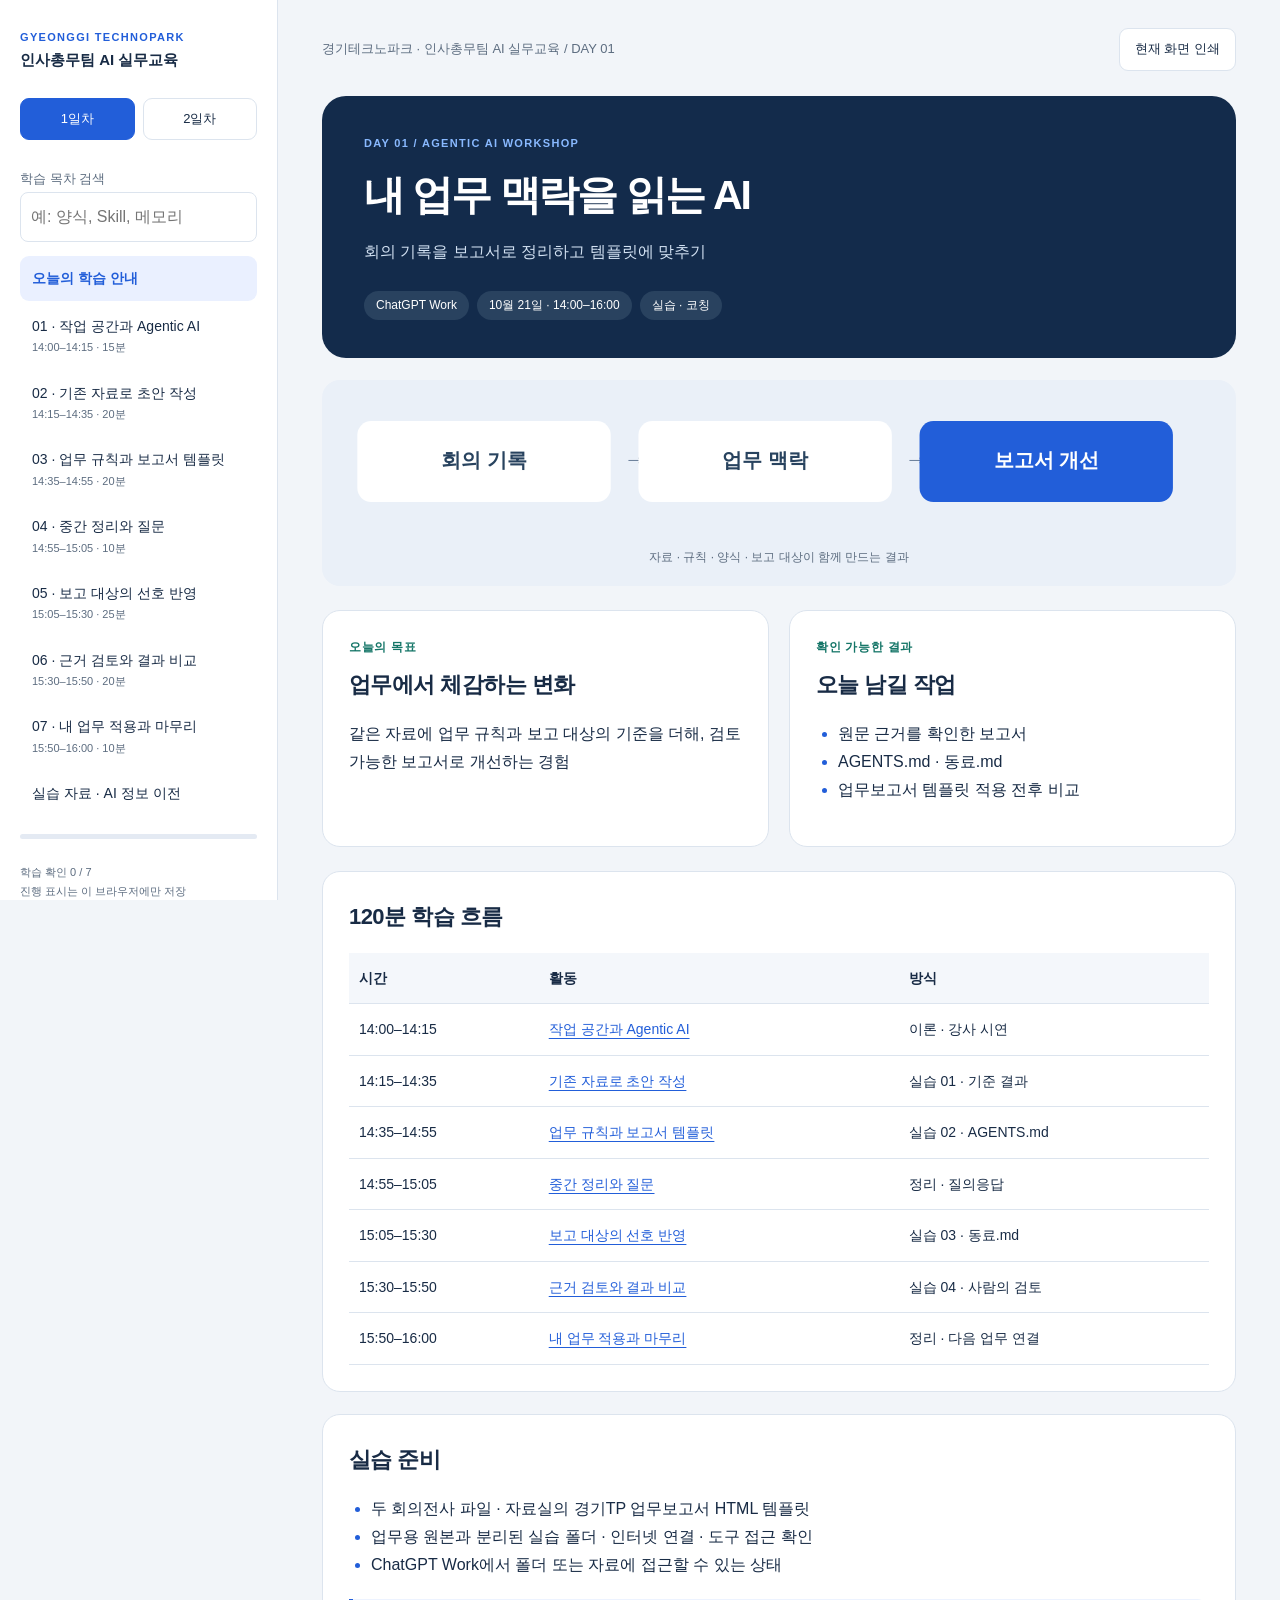
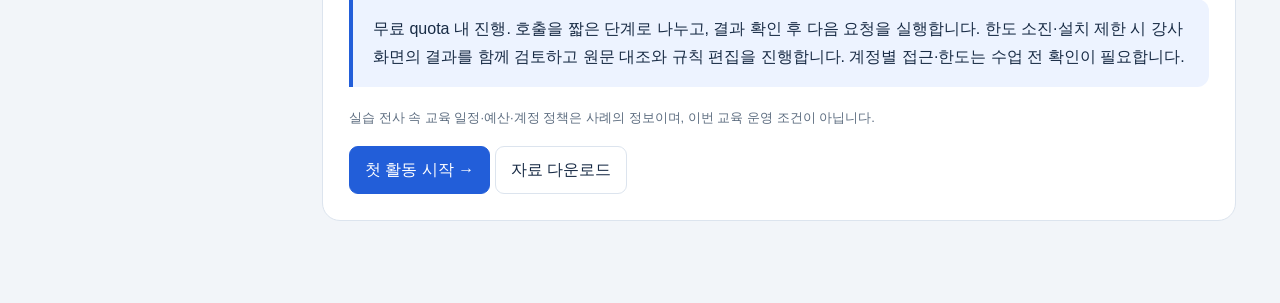
<file: 01_ChatGPT_Work/index.html>
<!doctype html>
<html lang="ko"><head><meta charset="utf-8"><meta name="viewport" content="width=device-width,initial-scale=1"><title>1일차 · 업무 문서 작성 | 경기테크노파크</title><link rel="stylesheet" href="../공통/lms.css"><script defer src="../공통/lms.js"></script></head><body data-day="1"><a class="skip" href="#main">본문 바로가기</a><aside id="sidebar"></aside><main id="main" tabindex="-1"></main><div id="toast" role="status"></div><noscript>이 학습 페이지는 JavaScript가 필요합니다. 브라우저에서 JavaScript를 허용해 주세요.</noscript></body></html>
</file>
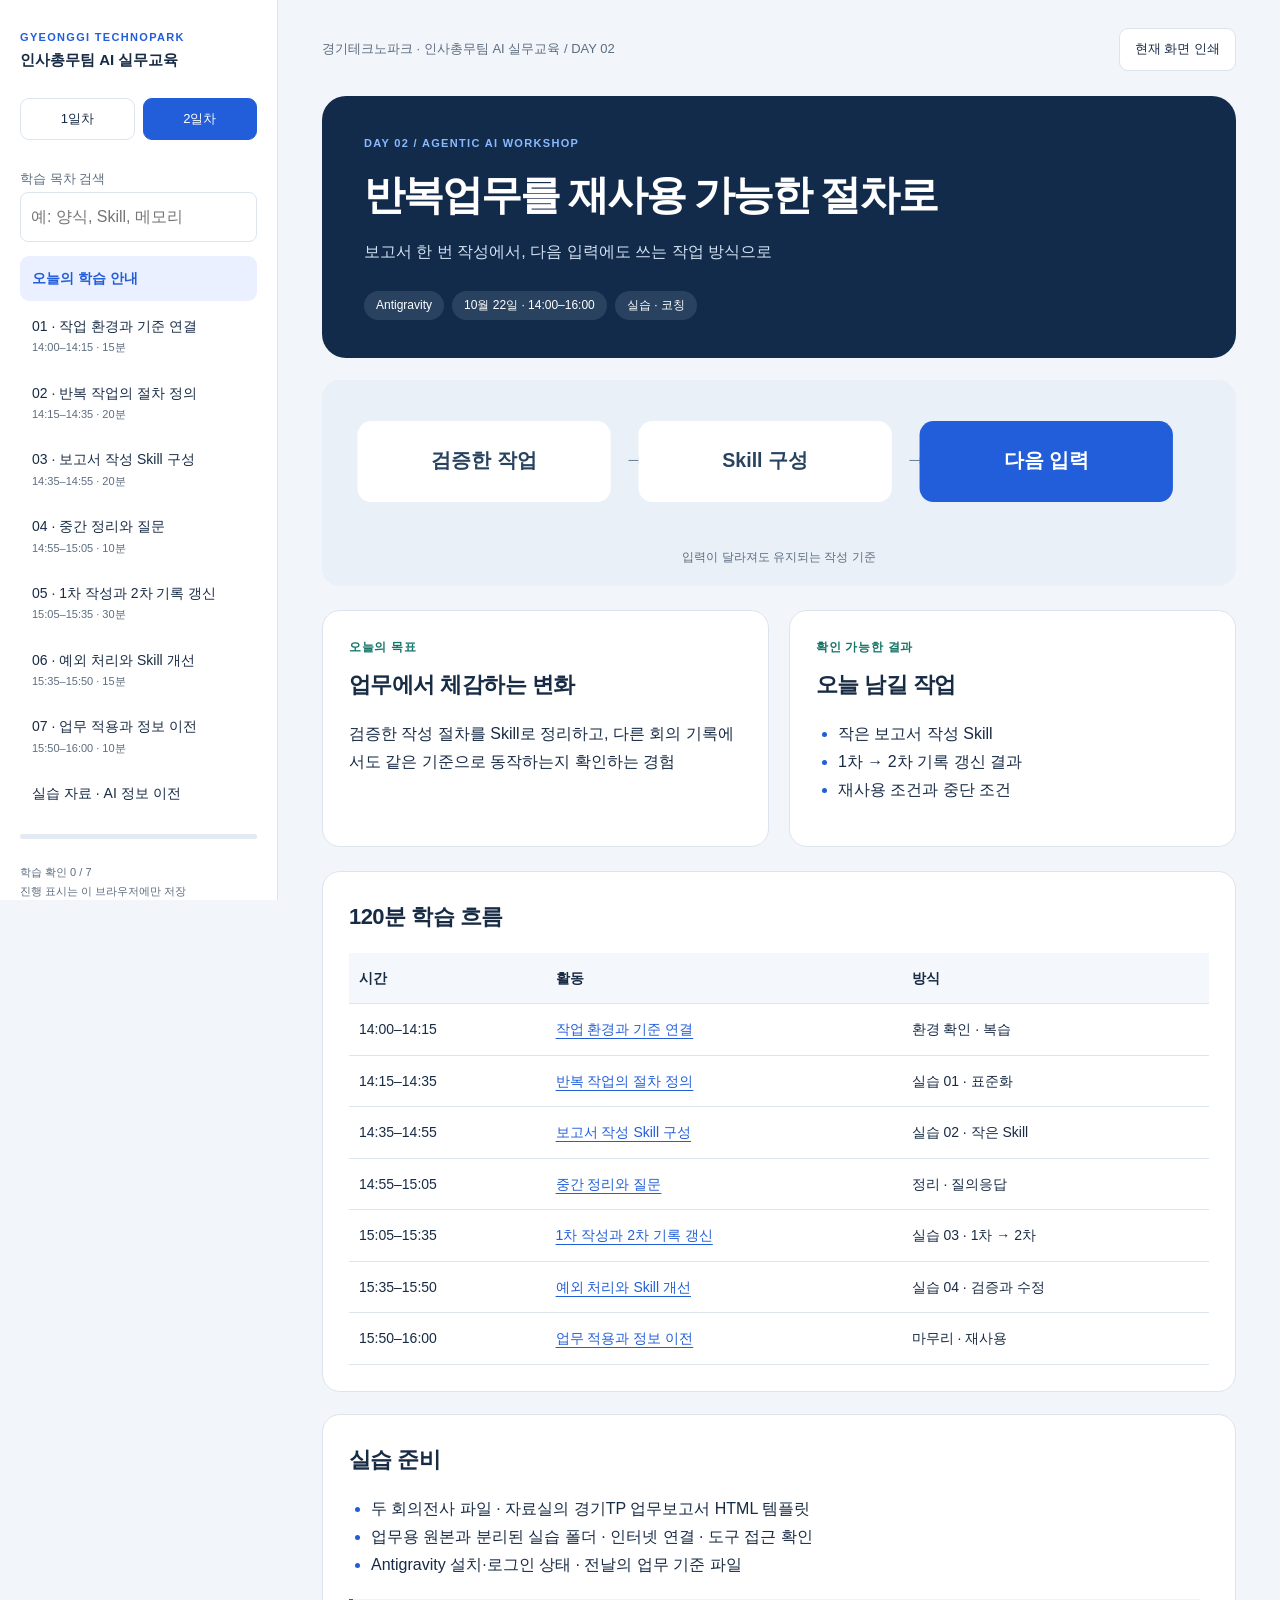
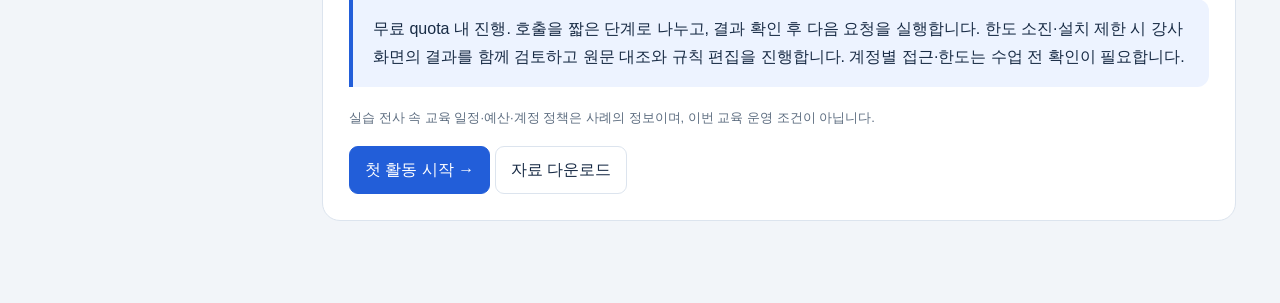
<file: 02_Antigravity/index.html>
<!doctype html>
<html lang="ko"><head><meta charset="utf-8"><meta name="viewport" content="width=device-width,initial-scale=1"><title>2일차 · 반복업무 표준화 | 경기테크노파크</title><link rel="stylesheet" href="../공통/lms.css"><script defer src="../공통/lms.js"></script></head><body data-day="2"><a class="skip" href="#main">본문 바로가기</a><aside id="sidebar"></aside><main id="main" tabindex="-1"></main><div id="toast" role="status"></div><noscript>이 학습 페이지는 JavaScript가 필요합니다. 브라우저에서 JavaScript를 허용해 주세요.</noscript></body></html>
</file>
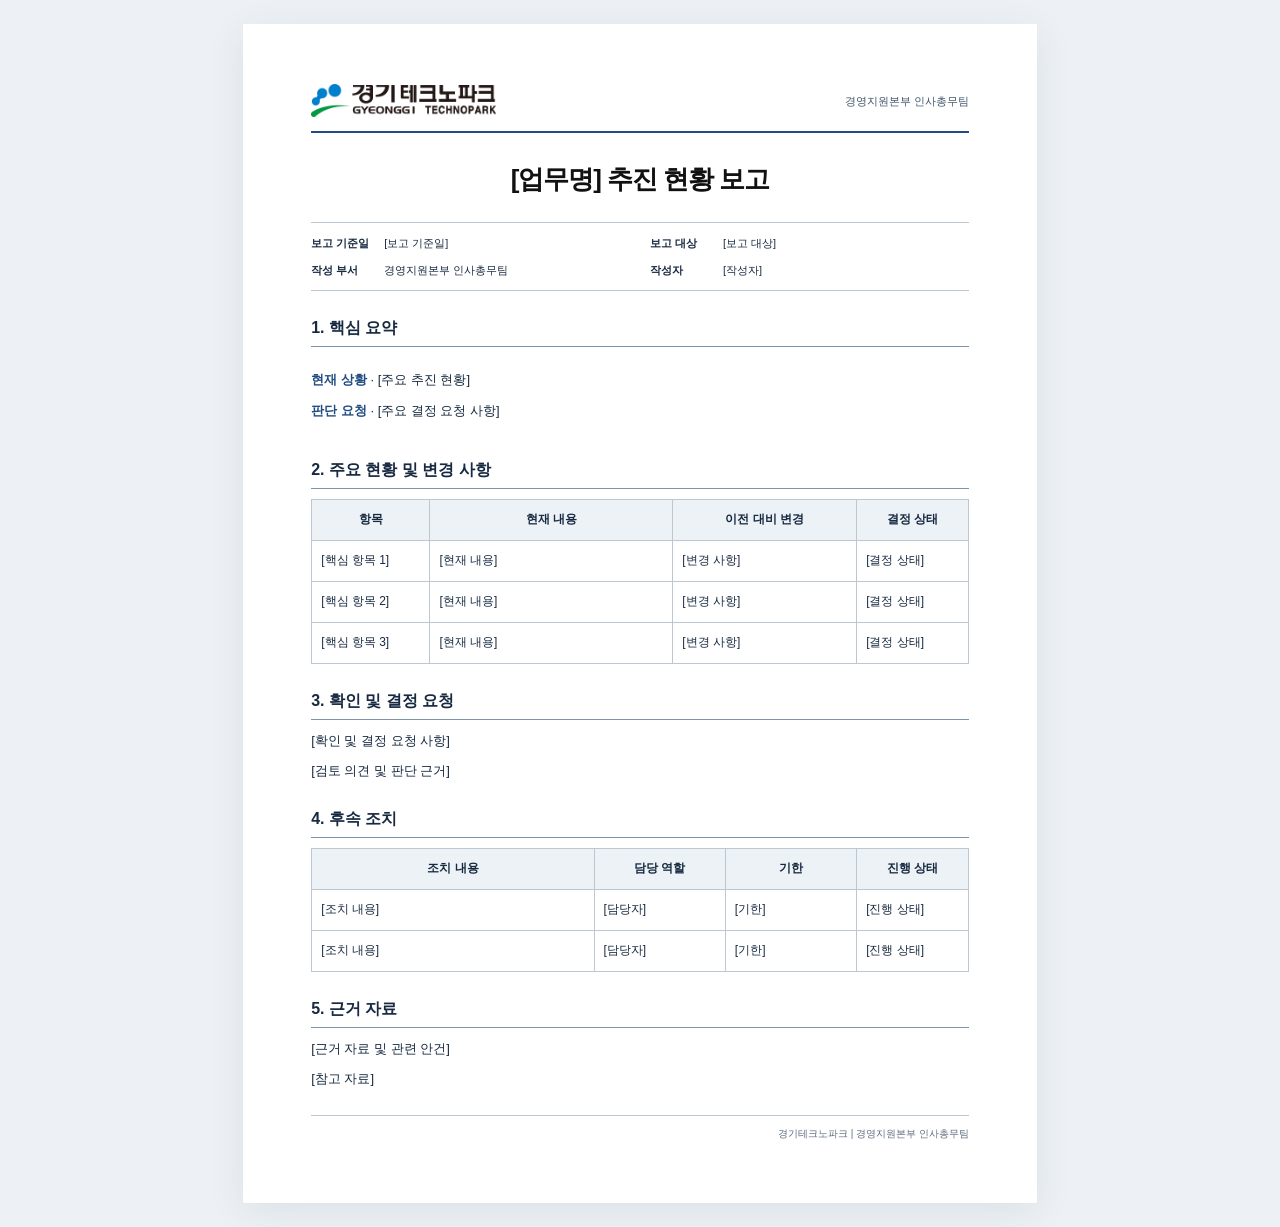
<file: 공통/261020_업무보고서_교육용템플릿_draft.html>
<!doctype html>
<html lang="ko">
<head>
<meta charset="utf-8"><meta name="viewport" content="width=device-width,initial-scale=1">
<title>경기테크노파크 업무보고서</title>
<style>
:root{--ink:#182a41;--accent:#214c81;--line:#bcc7d2}*{box-sizing:border-box}body{margin:0;background:#edf1f5;color:var(--ink);font-family:"Malgun Gothic",Arial,sans-serif;line-height:1.65}.paper{width:210mm;min-height:297mm;background:white;margin:24px auto;padding:16mm 18mm;box-shadow:0 8px 35px #1e355016}.document-header{display:flex;align-items:center;justify-content:space-between;padding-bottom:14px;border-bottom:2px solid var(--accent);gap:20px}.document-header img{width:185px;height:auto}.document-header span{font-size:11px;color:#42556b}h1{font-size:26px;text-align:center;line-height:1.45;margin:28px 0 24px;color:#111;letter-spacing:-.04em}h2{font-size:16px;margin:24px 0 10px;padding-bottom:5px;border-bottom:1px solid #7f94ad;color:#182a41}p{font-size:13px;margin:9px 0}.meta{display:grid;grid-template-columns:1fr 1fr;border-top:1px solid var(--line);border-bottom:1px solid var(--line);padding:11px 0;gap:8px 20px;font-size:11px}.meta div{display:flex;gap:10px}.meta strong{flex:0 0 63px}.meta span{flex:1}.summary{padding:3px 0}.summary strong{color:var(--accent)}table{width:100%;border-collapse:collapse;table-layout:fixed;font-size:12px}th,td{border:1px solid var(--line);padding:10px 9px;vertical-align:middle;overflow-wrap:anywhere}th{background:#edf2f7;text-align:center;color:#182a41;font-weight:bold}td{line-height:1.65}.footer{border-top:1px solid var(--line);margin-top:25px;padding-top:10px;font-size:10px;color:#5b6c7f;text-align:right}.table-scroll{overflow-x:auto}@page{size:A4;margin:0}@media(max-width:850px){.paper{width:calc(100% - 24px);min-height:0;padding:24px}.document-header{flex-wrap:wrap}.meta{grid-template-columns:1fr}table{min-width:500px}h1{font-size:24px}}@media print{body{background:white}.paper{width:auto;min-height:0;margin:0;padding:16mm 18mm;box-shadow:none}.meta{grid-template-columns:1fr 1fr}table{min-width:0}h2{break-after:avoid}tr{break-inside:avoid}.table-scroll{overflow:visible}.document-header{flex-wrap:nowrap}}
</style>
</head>
<body>

<main class="paper">
<header class="document-header"><img src="[data-uri]" alt="경기테크노파크"><span>경영지원본부 인사총무팀</span></header>
<h1 aria-label="보고서 제목">[업무명] 추진 현황 보고</h1>
<section class="meta" aria-label="보고 기본 정보">
<div><strong>보고 기준일</strong><span>[보고 기준일]</span></div><div><strong>보고 대상</strong><span>[보고 대상]</span></div>
<div><strong>작성 부서</strong><span>경영지원본부 인사총무팀</span></div><div><strong>작성자</strong><span>[작성자]</span></div>
</section>
<section><h2>1. 핵심 요약</h2><div class="summary"><p><strong>현재 상황</strong> · <span>[주요 추진 현황]</span></p><p><strong>판단 요청</strong> · <span>[주요 결정 요청 사항]</span></p></div></section>
<section><h2>2. 주요 현황 및 변경 사항</h2><div class="table-scroll"><table><colgroup><col style="width:18%"><col style="width:37%"><col style="width:28%"><col style="width:17%"></colgroup><thead><tr><th scope="col">항목</th><th scope="col">현재 내용</th><th scope="col">이전 대비 변경</th><th scope="col">결정 상태</th></tr></thead><tbody>
<tr><td>[핵심 항목 1]</td><td>[현재 내용]</td><td>[변경 사항]</td><td>[결정 상태]</td></tr>
<tr><td>[핵심 항목 2]</td><td>[현재 내용]</td><td>[변경 사항]</td><td>[결정 상태]</td></tr>
<tr><td>[핵심 항목 3]</td><td>[현재 내용]</td><td>[변경 사항]</td><td>[결정 상태]</td></tr>
</tbody></table></div></section>
<section><h2>3. 확인 및 결정 요청</h2><p>[확인 및 결정 요청 사항]</p><p>[검토 의견 및 판단 근거]</p></section>
<section><h2>4. 후속 조치</h2><div class="table-scroll"><table><colgroup><col style="width:43%"><col style="width:20%"><col style="width:20%"><col style="width:17%"></colgroup><thead><tr><th scope="col">조치 내용</th><th scope="col">담당 역할</th><th scope="col">기한</th><th scope="col">진행 상태</th></tr></thead><tbody>
<tr><td>[조치 내용]</td><td>[담당자]</td><td>[기한]</td><td>[진행 상태]</td></tr>
<tr><td>[조치 내용]</td><td>[담당자]</td><td>[기한]</td><td>[진행 상태]</td></tr>
</tbody></table></div></section>
<section><h2>5. 근거 자료</h2><p>[근거 자료 및 관련 안건]</p><p>[참고 자료]</p></section>
<footer class="footer">경기테크노파크  |  경영지원본부 인사총무팀</footer>
</main>

</body></html>
</file>
<file: 공통/lms.css>
@charset "UTF-8";
:root{--ink:#182b45;--muted:#5d6d80;--blue:#225ed9;--line:#dce4ee;--paper:#fff;--bg:#f2f5f9;--green:#147567;--radius:18px}*{box-sizing:border-box}body{margin:0;background:var(--bg);color:var(--ink);font-family:"Malgun Gothic",Arial,sans-serif;line-height:1.75}a{color:var(--blue);text-underline-offset:4px}button,input,textarea{font:inherit}button,.button{cursor:pointer;border:1px solid var(--line);border-radius:9px;background:white;padding:9px 15px;color:var(--ink);text-decoration:none;display:inline-block}button:hover,.button:hover{background:#eaf0ff}button:focus-visible,a:focus-visible,input:focus-visible,textarea:focus-visible,summary:focus-visible{outline:3px solid #ed9d26;outline-offset:3px}.skip{position:fixed;top:-80px;z-index:10;background:white;padding:12px}.skip:focus{top:0}aside{position:fixed;inset:0 auto 0 0;width:278px;background:white;border-right:1px solid var(--line);padding:28px 20px;overflow:auto}.brand{font-weight:800;font-size:15px}.eyebrow{letter-spacing:.12em;font-size:11px;font-weight:800;color:var(--blue)}.day-switch{display:flex;gap:8px;margin:24px 0}.day-switch a{flex:1;text-align:center;font-size:13px}.selected{background:var(--blue)!important;color:white!important;border-color:var(--blue)!important}input[type=search]{width:100%;padding:10px;border:1px solid var(--line);border-radius:8px;margin-bottom:14px}nav a{display:block;text-decoration:none;color:var(--ink);padding:10px 12px;border-radius:9px;margin-bottom:3px;font-size:14px}nav small{display:block;color:var(--muted);font-size:11px}nav a[aria-current=page]{background:#eaf0ff;color:var(--blue);font-weight:bold}.progress{height:5px;background:#e4eaf3;border-radius:5px;overflow:hidden;margin-top:18px}.progress i{display:block;background:var(--green);height:100%}.aside-foot{font-size:11px;color:var(--muted);margin-top:24px}main{margin-left:278px;padding:28px 44px 60px;max-width:1490px}.topbar{display:flex;justify-content:space-between;align-items:center;margin-bottom:25px;font-size:13px;color:var(--muted)}h1{font-size:clamp(28px,3.2vw,44px);line-height:1.35;letter-spacing:-.05em;margin:15px 0}h2{font-size:22px;letter-spacing:-.025em;margin:0 0 16px}h3{font-size:16px;margin:0 0 9px}p{margin:8px 0 16px}.hero{padding:38px 42px;background:#132b4b;color:white;border-radius:24px;position:relative;overflow:hidden}.hero .eyebrow{color:#89b9ff}.hero p{color:#d3e2f3;max-width:700px}.hero .chips{margin-top:25px}.chips{display:flex;flex-wrap:wrap;gap:8px}.chip{background:#e9eff9;border-radius:40px;font-size:12px;padding:4px 12px;color:#355371}.hero .chip{background:#29425f;color:white}.grid{display:grid;grid-template-columns:1fr 1fr;gap:20px;margin:24px 0}.card{background:white;border:1px solid var(--line);border-radius:var(--radius);padding:26px;margin:22px 0}.grid .card{margin:0}.label{color:var(--green);font-size:12px;font-weight:800;letter-spacing:.06em;margin-bottom:8px}.muted{color:var(--muted);font-size:13px}.callout{border-left:4px solid var(--blue);background:#edf3ff;padding:16px 20px;border-radius:0 12px 12px 0;margin:20px 0}.steps{padding-left:23px}.steps li{padding:5px 0 10px 5px}li::marker{color:var(--blue);font-weight:700}ul{padding-left:22px}.diagram{margin:22px 0;background:#eaf0f8;border-radius:18px;padding:18px}.diagram svg{width:100%;height:auto;display:block;max-height:150px}.diagram figcaption{font-size:12px;color:var(--muted);text-align:center;margin-top:10px}.official{margin:18px 0}.official img{width:100%;height:auto;border:1px solid var(--line);border-radius:10px;background:white}.official figcaption{font-size:12px;color:var(--muted)}.prompt{white-space:pre-wrap;overflow-wrap:anywhere;font-family:inherit;line-height:1.8;background:#f5f7fb;border:1px solid var(--line);border-radius:10px;padding:20px;font-size:14px}.prompt-head{display:flex;justify-content:space-between;align-items:center;gap:14px}details{border-top:1px solid var(--line);padding:16px 0}summary{cursor:pointer;font-weight:bold}details p{margin:12px 0}table{border-collapse:collapse;width:100%;font-size:14px}td,th{text-align:left;padding:13px 10px;border-bottom:1px solid var(--line);vertical-align:top}th{background:#f4f7fb}.table-wrap{overflow:auto}.bottom{display:flex;justify-content:space-between;gap:15px;margin-top:30px}.complete{display:flex;align-items:center;gap:10px;background:#e8f5f0;padding:17px;border-radius:12px}.complete input{width:19px;height:19px}.note{width:100%;min-height:95px;border:1px solid var(--line);border-radius:10px;padding:13px}.resource{display:flex;justify-content:space-between;align-items:center;gap:15px;border-bottom:1px solid var(--line);padding:18px 0}.resource:last-child{border:0}code{font-size:.92em;background:#eaf0f8;padding:2px 5px;border-radius:4px;overflow-wrap:anywhere}#toast{position:fixed;bottom:25px;right:25px;background:#183952;color:white;border-radius:10px;padding:10px 20px;display:none;z-index:20}.empty{font-size:13px;color:var(--muted)}.inline-art{width:100%;margin-top:15px}.compare{display:grid;grid-template-columns:1fr 1fr;gap:15px}.sheet{background:#fff;border:1px solid #cad6e4;border-top:5px solid #264c7a;padding:20px;font-size:13px;box-shadow:0 6px 15px #18395208}.sheet strong{display:block;margin-bottom:12px}.sheet p{padding:8px 0;border-bottom:1px solid #eee}.source-list li{margin:9px 0}.warning{background:#fff6e5;border-left-color:#ba7613}.hidden{display:none!important}@media(min-width:1500px){main{margin-right:auto}}@media(max-width:900px){aside{position:relative;width:auto;padding:18px 22px}main{margin:0;padding:22px}nav{display:flex;overflow:auto;gap:7px}nav a{flex-shrink:0;max-width:190px}nav a small{display:none}.day-switch{margin:12px 0}.aside-foot,.progress{display:none}input[type=search]{max-width:320px}.brand{font-size:14px}.hero{padding:28px}.grid{gap:14px}}@media(max-width:600px){.grid,.compare{grid-template-columns:1fr}main{padding:16px}.card{padding:20px}.topbar{font-size:11px}.hero{padding:25px 22px}.hero h1{font-size:29px}.resource{display:block}.resource .button{margin-top:10px}.bottom{flex-wrap:wrap}.diagram{padding:8px}.prompt{padding:14px}td,th{min-width:95px}}@media print{aside,.topbar,.bottom,button,.complete,.note,.skip{display:none!important}main{margin:0;padding:0;max-width:none}.hero{background:#fff;color:#000;border:2px solid #222}.hero p,.hero .eyebrow{color:#333}.card{break-inside:avoid}body{background:white;font-size:11pt}.grid{display:block}.grid .card{margin:15px 0}a{color:inherit}.official img{max-height:220px;object-fit:contain}}

[hidden]{display:none!important}.mobile-flow{display:none}@media(max-width:600px){nav a{white-space:nowrap;max-width:none}.diagram svg{display:none}.mobile-flow{display:flex;flex-direction:column;align-items:center;gap:4px;padding:8px}.mobile-flow span{background:white;border-radius:9px;padding:7px 20px;font-size:14px;font-weight:bold;min-width:190px;text-align:center}.mobile-flow span:last-child{background:var(--blue);color:white}.mobile-flow b{font-size:14px;color:var(--muted);line-height:1.1}}

.easy-visual{margin:24px 0;background:#eef5ff;border:1px solid #d0dff1;border-radius:18px;padding:28px}.visual-label{font-size:12px;font-weight:bold;color:#225ed9;margin-bottom:8px}.easy-visual h3{font-size:23px;line-height:1.5;margin-bottom:18px;letter-spacing:-.03em}.visual-request{background:white;border-radius:10px;padding:14px 18px;font-size:16px}.visual-cards{display:grid;grid-template-columns:repeat(3,minmax(0,1fr));gap:16px;margin:22px 0}.visual-card{background:white;border:1px solid #cfdbeb;border-radius:13px;padding:20px;display:flex;flex-direction:column;gap:8px}.visual-number{background:#e8effb;color:#225ed9;width:30px;height:30px;display:grid;place-items:center;border-radius:50%;font-size:13px;font-weight:bold}.visual-card strong{font-size:20px;color:#183952}.visual-card span:not(.visual-number){font-size:16px}.visual-card small{font-size:14px;color:#52657a}.visual-result{background:#214e89;color:white;padding:16px 20px;border-radius:10px;font-weight:bold;font-size:16px}.easy-visual figcaption{font-size:13px;color:#53677e;margin-top:16px}@media(max-width:650px){.easy-visual{padding:20px}.visual-cards{grid-template-columns:1fr;gap:10px}.easy-visual h3{font-size:21px}.visual-card{padding:17px}.visual-request{font-size:15px}}@media print{.easy-visual{break-inside:avoid}.visual-result{background:white;color:#182b45;border:1px solid #ccc}}
</file>
